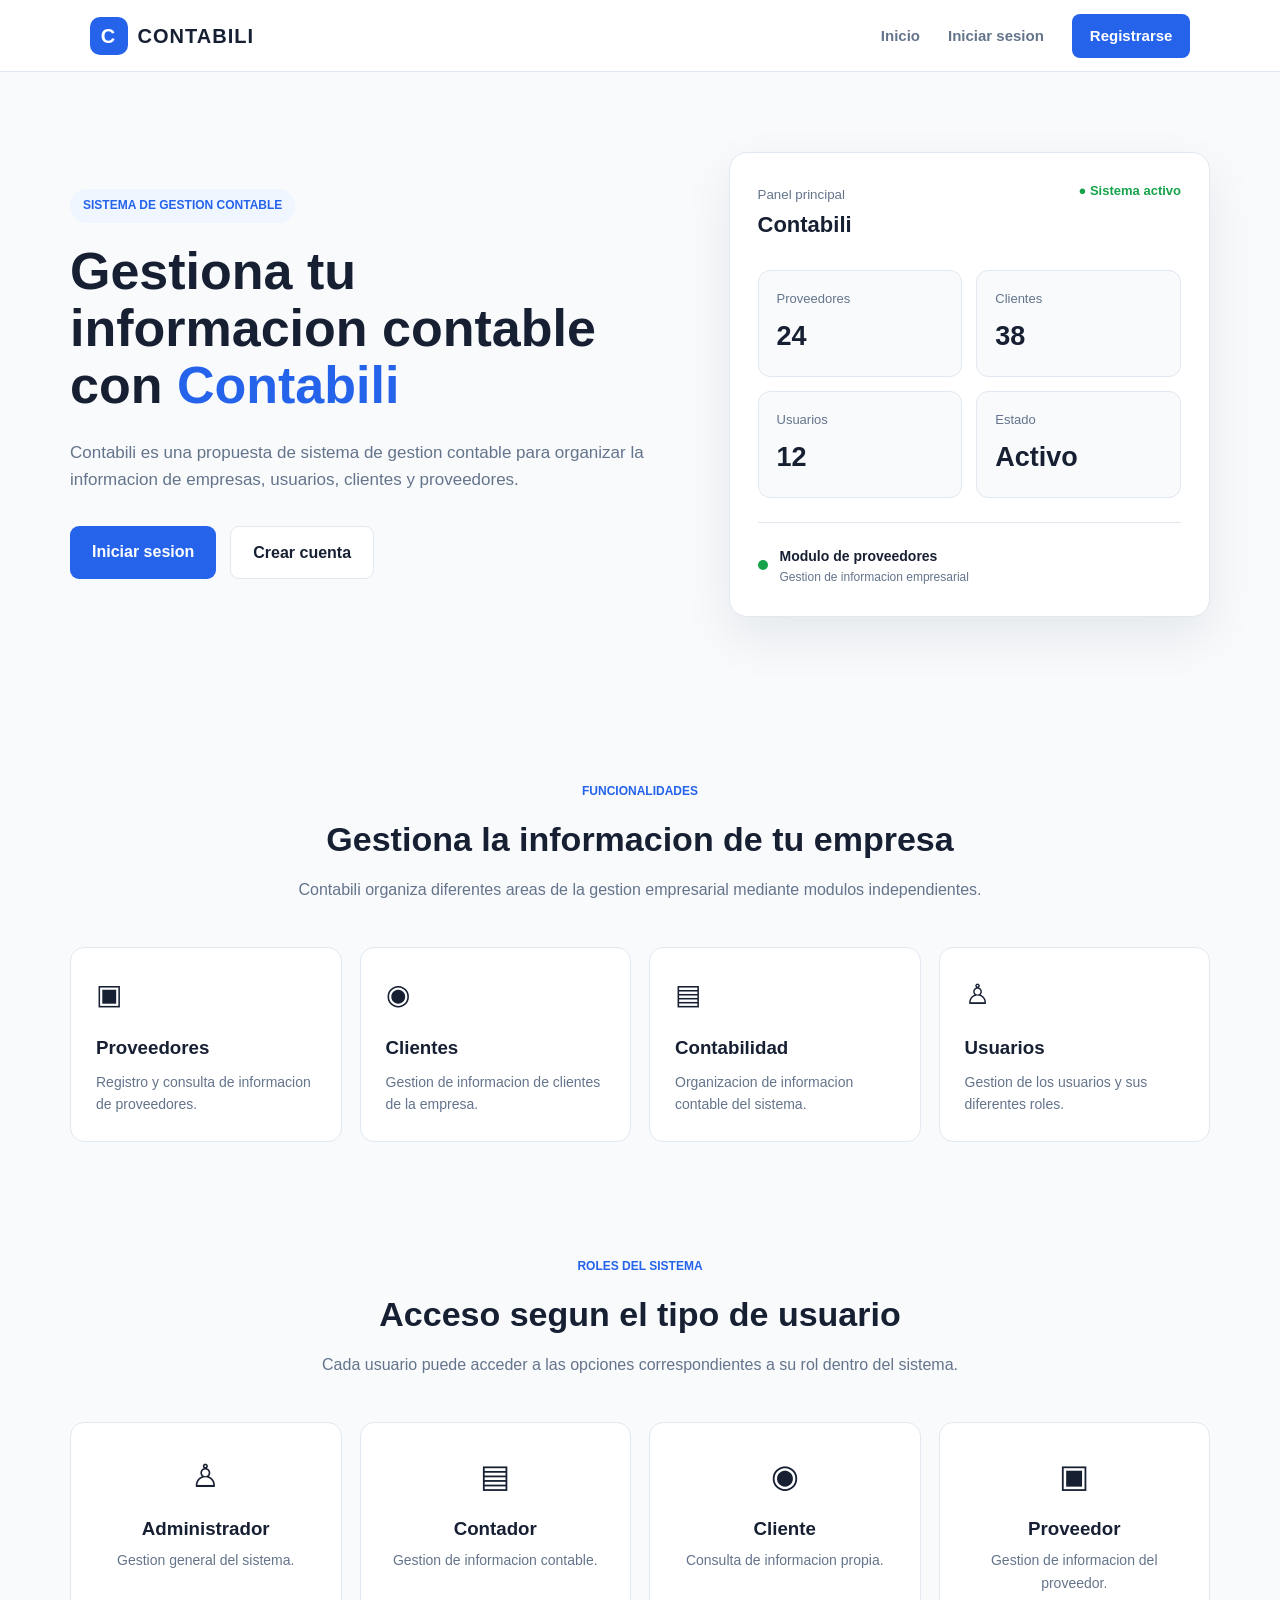
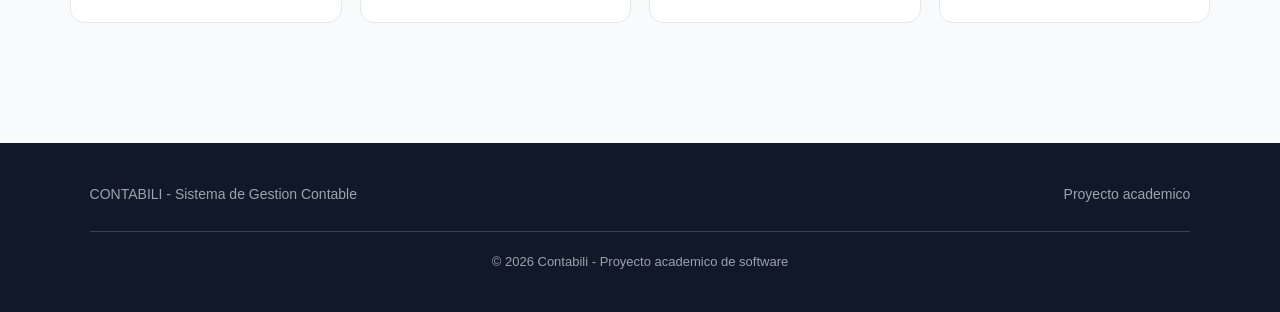
<file: index.html>
<!DOCTYPE html>
<html lang="es">
<head>
<meta charset="UTF-8">
<meta name="viewport" content="width=device-width, initial-scale=1.0">

<!-- # NOMBRE DE LA PAGINA -->
<title>Inicio | Contabili</title>

<!-- # CONEXION CON EL ARCHIVO CSS -->
<link rel="stylesheet" href="estilos.css">
</head>

<body>

<!-- # ENCABEZADO PRINCIPAL DE CONTABILI -->
<header class="navbar">

<!-- # LOGOTIPO -->
<div class="logo">
<span class="logo-icon">C</span>
<span>CONTABILI</span>
</div>

<!-- # MENU PRINCIPAL -->
<nav>

<a href="index.html">Inicio</a>

<a href="login.html">Iniciar sesion</a>

<a href="registro.html" class="btn-nav">Registrarse</a>

</nav>

</header>

<!-- # CONTENIDO PRINCIPAL -->
<main>

<!-- # SECCION DE PRESENTACION -->
<section class="hero">

<div class="hero-contenido">

<!-- # ETIQUETA DEL SISTEMA -->
<span class="etiqueta">SISTEMA DE GESTION CONTABLE</span>

<!-- # TITULO PRINCIPAL -->
<h1>
Gestiona tu informacion contable con <span>Contabili</span>
</h1>

<!-- # DESCRIPCION -->
<p>
Contabili es una propuesta de sistema de gestion contable
para organizar la informacion de empresas, usuarios,
clientes y proveedores.
</p>

<!-- # BOTONES DE NAVEGACION -->
<div class="hero-botones">

<a href="login.html" class="btn-principal">
Iniciar sesion
</a>

<a href="registro.html" class="btn-secundario">
Crear cuenta
</a>

</div>

</div>

<!-- # TARJETA DE INFORMACION -->
<div class="hero-card">

<div class="card-header">

<div>
<small>Panel principal</small>
<h3>Contabili</h3>
</div>

<span class="estado">● Sistema activo</span>

</div>

<!-- # RESUMEN DEL SISTEMA -->
<div class="resumen-grid">

<div class="resumen-item">
<span>Proveedores</span>
<strong>24</strong>
</div>

<div class="resumen-item">
<span>Clientes</span>
<strong>38</strong>
</div>

<div class="resumen-item">
<span>Usuarios</span>
<strong>12</strong>
</div>

<div class="resumen-item">
<span>Estado</span>
<strong>Activo</strong>
</div>

</div>

<!-- # ACTIVIDAD DEL SISTEMA -->
<div class="actividad">

<span class="actividad-linea"></span>

<div>
<strong>Modulo de proveedores</strong>
<p>Gestion de informacion empresarial</p>
</div>

</div>

</div>

</section>

<!-- # SECCION DE FUNCIONALIDADES -->
<section class="caracteristicas">

<div class="seccion-titulo">

<span>FUNCIONALIDADES</span>

<h2>Gestiona la informacion de tu empresa</h2>

<p>
Contabili organiza diferentes areas de la gestion empresarial
mediante modulos independientes.
</p>

</div>

<div class="cards">

<!-- # TARJETA DE PROVEEDORES -->
<div class="card">

<div class="icono">▣</div>

<h3>Proveedores</h3>

<p>
Registro y consulta de informacion de proveedores.
</p>

</div>

<!-- # TARJETA DE CLIENTES -->
<div class="card">

<div class="icono">◉</div>

<h3>Clientes</h3>

<p>
Gestion de informacion de clientes de la empresa.
</p>

</div>

<!-- # TARJETA DE CONTABILIDAD -->
<div class="card">

<div class="icono">▤</div>

<h3>Contabilidad</h3>

<p>
Organizacion de informacion contable del sistema.
</p>

</div>

<!-- # TARJETA DE USUARIOS -->
<div class="card">

<div class="icono">♙</div>

<h3>Usuarios</h3>

<p>
Gestion de los usuarios y sus diferentes roles.
</p>

</div>

</div>

</section>

<!-- # SECCION DE ROLES -->
<section class="roles">

<div class="seccion-titulo">

<span>ROLES DEL SISTEMA</span>

<h2>Acceso segun el tipo de usuario</h2>

<p>
Cada usuario puede acceder a las opciones correspondientes
a su rol dentro del sistema.
</p>

</div>

<div class="roles-grid">

<!-- # ROL ADMINISTRADOR -->
<div class="rol">

<span>♙</span>

<h3>Administrador</h3>

<p>
Gestion general del sistema.
</p>

</div>

<!-- # ROL CONTADOR -->
<div class="rol">

<span>▤</span>

<h3>Contador</h3>

<p>
Gestion de informacion contable.
</p>

</div>

<!-- # ROL CLIENTE -->
<div class="rol">

<span>◉</span>

<h3>Cliente</h3>

<p>
Consulta de informacion propia.
</p>

</div>

<!-- # ROL PROVEEDOR -->
<div class="rol">

<span>▣</span>

<h3>Proveedor</h3>

<p>
Gestion de informacion del proveedor.
</p>

</div>

</div>

</section>

</main>

<!-- # PIE DE PAGINA -->
<footer>

<div class="footer-contenido">

<p>
CONTABILI - Sistema de Gestion Contable
</p>

<p>
Proyecto academico
</p>

</div>

<div class="footer-bottom">

<p>
© 2026 Contabili - Proyecto academico de software
</p>

</div>

</footer>

</body>
</html>
</file>
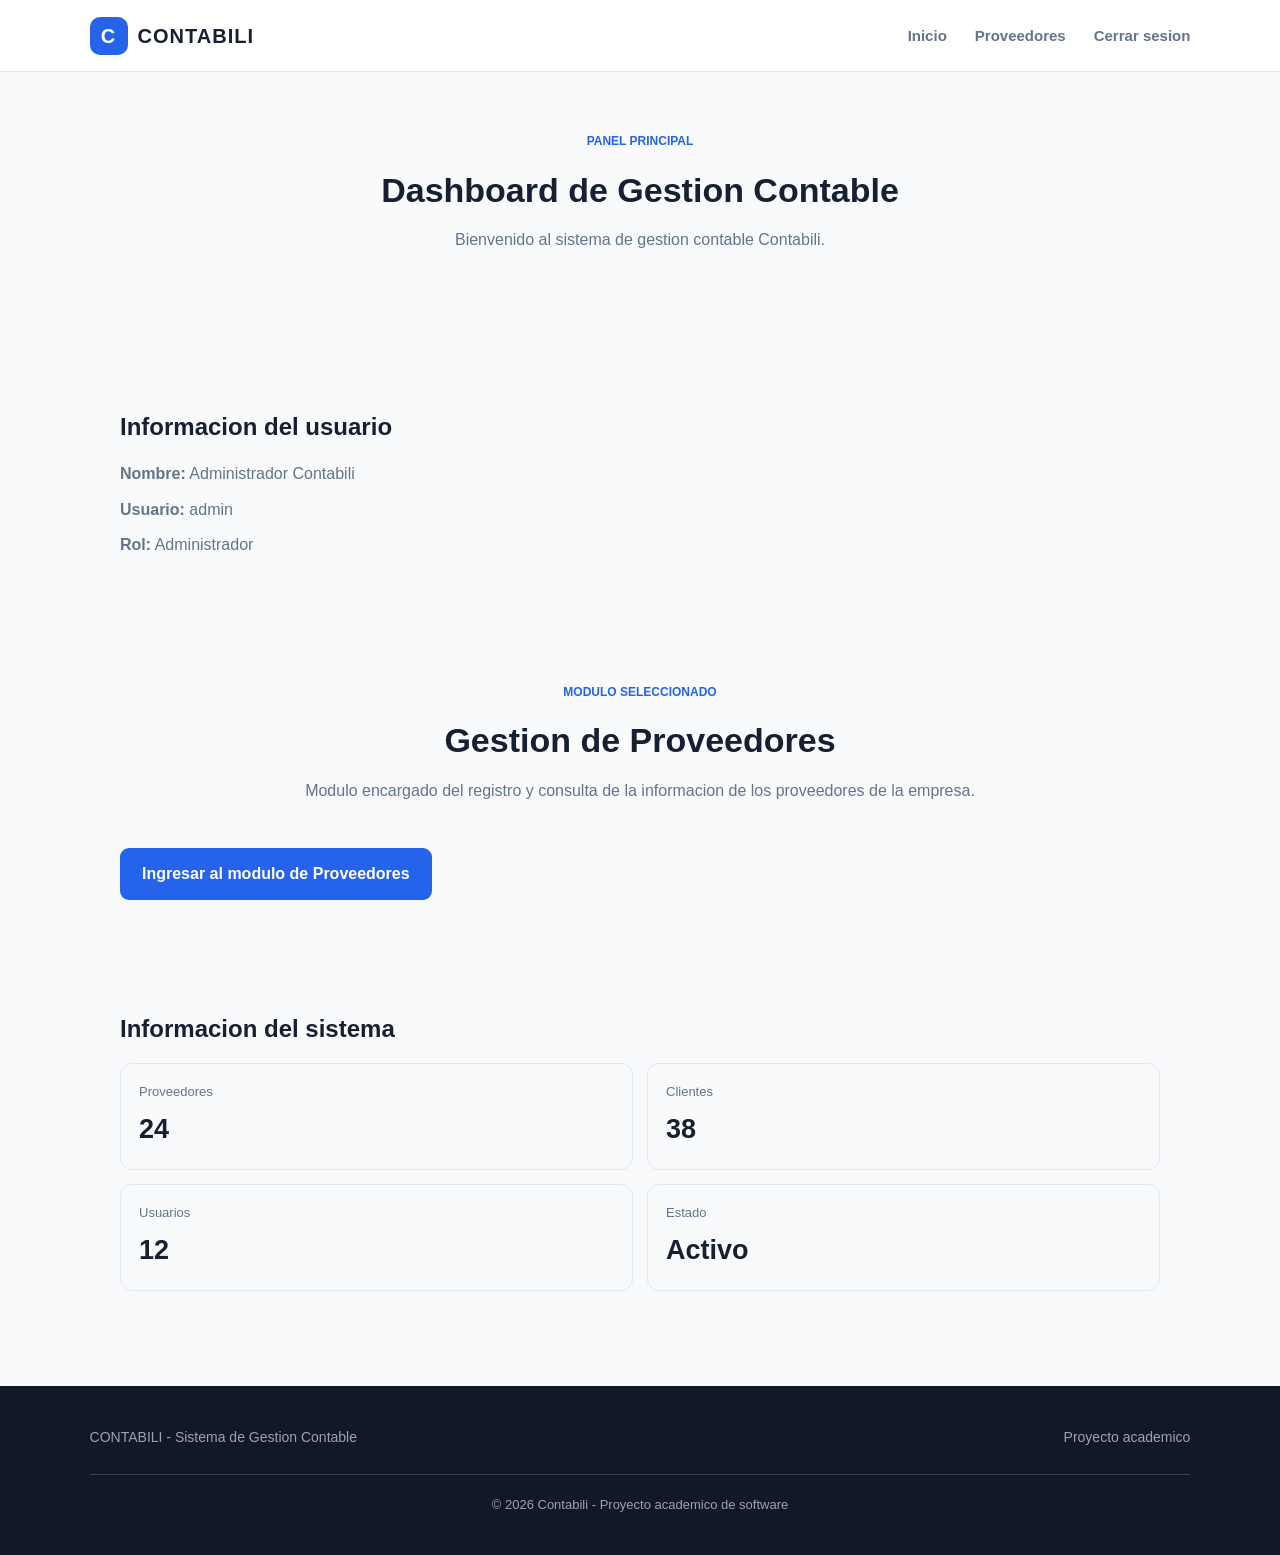
<file: dashboard.html>
<!DOCTYPE html>
<html lang="es">
<head>
<meta charset="UTF-8">
<meta name="viewport" content="width=device-width, initial-scale=1.0">

<!-- # TITULO DE LA PAGINA -->
<title>Dashboard | Contabili</title>

<!-- # CONEXION CON EL ARCHIVO CSS -->
<link rel="stylesheet" href="estilos.css">
</head>

<body>

<!-- # ENCABEZADO PRINCIPAL -->
<header class="navbar">

<!-- # LOGOTIPO DE CONTABILI -->
<div class="logo">

<span class="logo-icon">C</span>

<span>CONTABILI</span>

</div>

<!-- # MENU DEL DASHBOARD -->
<nav>

<a href="dashboard.html">Inicio</a>

<a href="proveedores.html">Proveedores</a>

<a href="login.html">Cerrar sesion</a>

</nav>

</header>

<!-- # CONTENIDO PRINCIPAL DEL DASHBOARD -->
<main>

<!-- # TITULO DEL DASHBOARD -->
<section>

<div class="seccion-titulo">

<span>PANEL PRINCIPAL</span>

<h2>Dashboard de Gestion Contable</h2>

<p>
Bienvenido al sistema de gestion contable Contabili.
</p>

</div>

</section>

<!-- # INFORMACION DEL USUARIO -->
<section>

<h2>Informacion del usuario</h2>

<p>
<strong>Nombre:</strong> Administrador Contabili
</p>

<p>
<strong>Usuario:</strong> admin
</p>

<p>
<strong>Rol:</strong> Administrador
</p>

</section>

<!-- # MODULO DE PROVEEDORES -->
<section>

<div class="seccion-titulo">

<span>MODULO SELECCIONADO</span>

<h2>Gestion de Proveedores</h2>

<p>
Modulo encargado del registro y consulta de la informacion
de los proveedores de la empresa.
</p>

</div>

<!-- # BOTON PARA ENTRAR AL MODULO -->
<a href="proveedores.html" class="btn-principal">
Ingresar al modulo de Proveedores
</a>

</section>

<!-- # INFORMACION GENERAL DEL SISTEMA -->
<section>

<h2>Informacion del sistema</h2>

<div class="resumen-grid">

<!-- # INFORMACION DE PROVEEDORES -->
<div class="resumen-item">

<span>Proveedores</span>

<strong>24</strong>

</div>

<!-- # INFORMACION DE CLIENTES -->
<div class="resumen-item">

<span>Clientes</span>

<strong>38</strong>

</div>

<!-- # INFORMACION DE USUARIOS -->
<div class="resumen-item">

<span>Usuarios</span>

<strong>12</strong>

</div>

<!-- # ESTADO DEL SISTEMA -->
<div class="resumen-item">

<span>Estado</span>

<strong>Activo</strong>

</div>

</div>

</section>

</main>

<!-- # PIE DE PAGINA -->
<footer>

<div class="footer-contenido">

<p>
CONTABILI - Sistema de Gestion Contable
</p>

<p>
Proyecto academico
</p>

</div>

<div class="footer-bottom">

<p>
© 2026 Contabili - Proyecto academico de software
</p>

</div>

</footer>

</body>
</html>
</file>
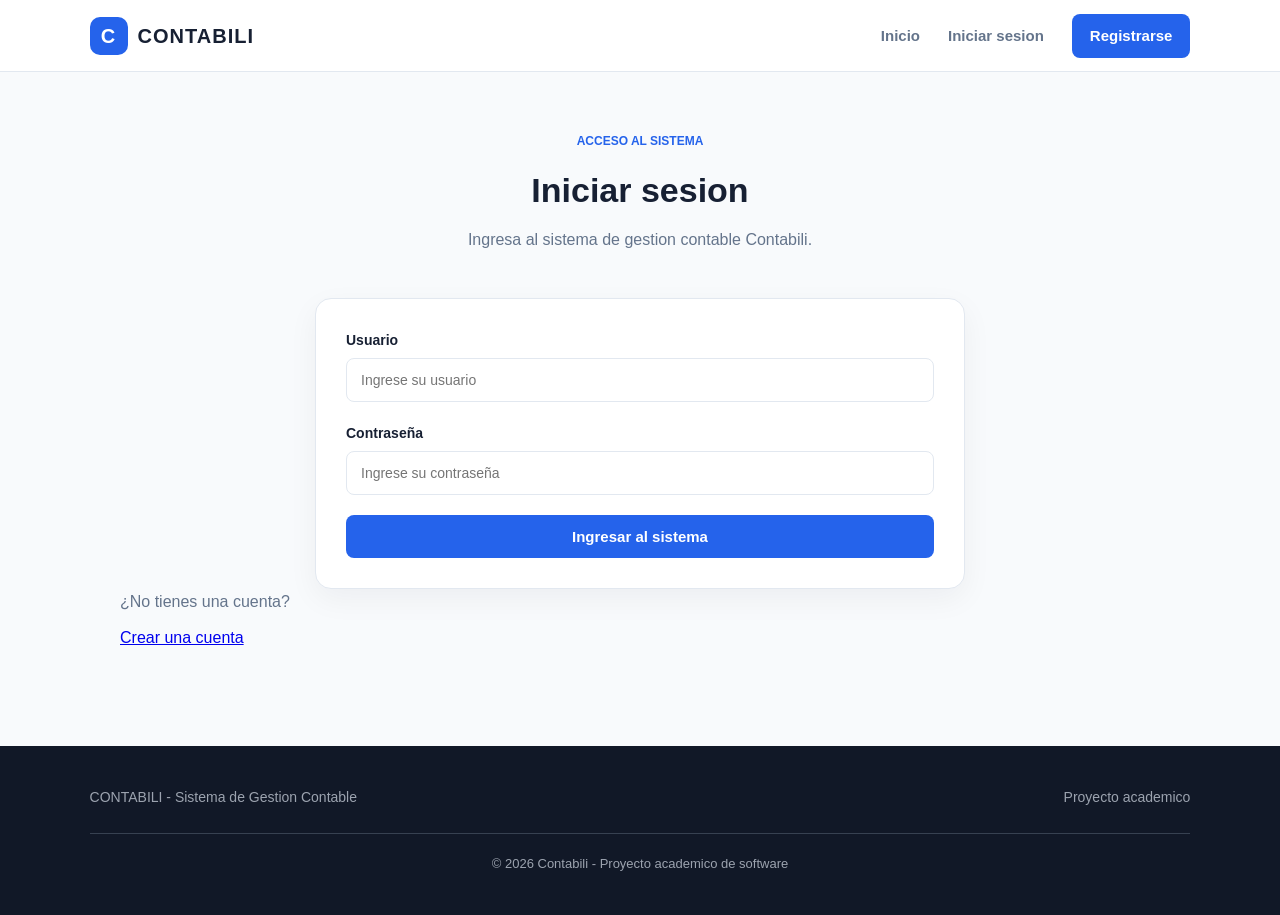
<file: login.html>
<!DOCTYPE html>
<html lang="es">
<head>
<meta charset="UTF-8">
<meta name="viewport" content="width=device-width, initial-scale=1.0">

<!-- # TITULO DE LA PAGINA -->
<title>Iniciar sesion | Contabili</title>

<!-- # CONEXION CON EL ARCHIVO CSS -->
<link rel="stylesheet" href="estilos.css">
</head>

<body>

<!-- # ENCABEZADO PRINCIPAL -->
<header class="navbar">

<!-- # LOGOTIPO DE CONTABILI -->
<div class="logo">

<span class="logo-icon">C</span>

<span>CONTABILI</span>

</div>

<!-- # MENU DE NAVEGACION -->
<nav>

<a href="index.html">Inicio</a>

<a href="login.html">Iniciar sesion</a>

<a href="registro.html" class="btn-nav">Registrarse</a>

</nav>

</header>

<!-- # CONTENIDO PRINCIPAL -->
<main>

<!-- # SECCION DE INICIO DE SESION -->
<section>

<div class="seccion-titulo">

<span>ACCESO AL SISTEMA</span>

<h2>Iniciar sesion</h2>

<p>
Ingresa al sistema de gestion contable Contabili.
</p>

</div>

<!-- # FORMULARIO DE INICIO DE SESION -->
<form action="dashboard.html" method="get">

<!-- # CAMPO DE USUARIO -->
<label for="usuario">
Usuario
</label>

<input
type="text"
id="usuario"
name="usuario"
placeholder="Ingrese su usuario"
required
>

<!-- # CAMPO DE CONTRASEÑA -->
<label for="password">
Contraseña
</label>

<input
type="password"
id="password"
name="password"
placeholder="Ingrese su contraseña"
required
>

<!-- # BOTON PARA INGRESAR -->
<button type="submit">
Ingresar al sistema
</button>

</form>

<!-- # ENLACE PARA CREAR UNA CUENTA -->
<p>
¿No tienes una cuenta?
</p>

<a href="registro.html">
Crear una cuenta
</a>

</section>

</main>

<!-- # PIE DE PAGINA -->
<footer>

<div class="footer-contenido">

<p>
CONTABILI - Sistema de Gestion Contable
</p>

<p>
Proyecto academico
</p>

</div>

<div class="footer-bottom">

<p>
© 2026 Contabili - Proyecto academico de software
</p>

</div>

</footer>

</body>
</html>
</file>
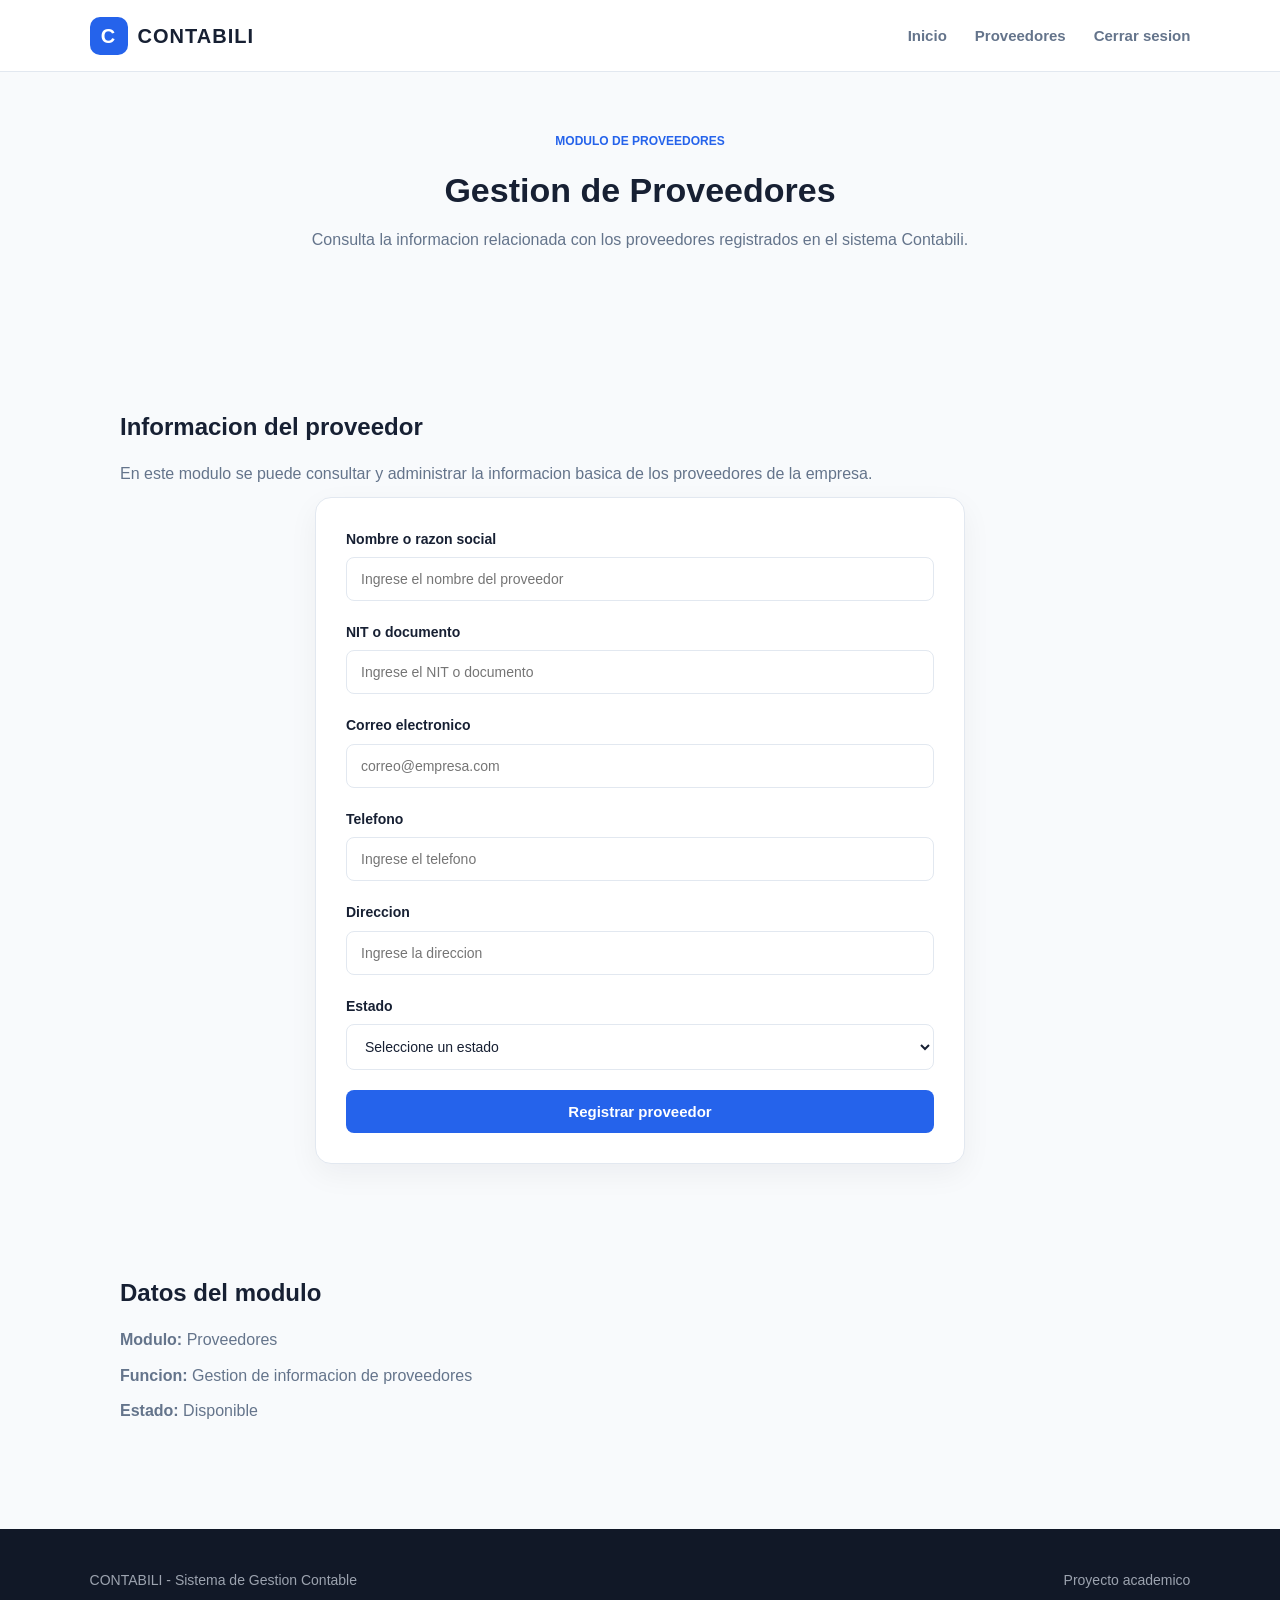
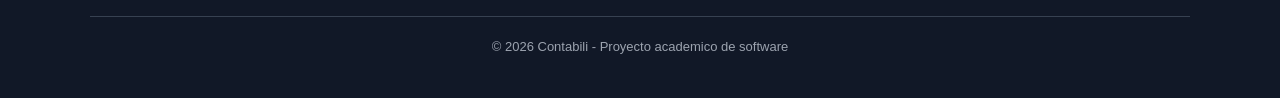
<file: proveedores.html>
<!DOCTYPE html>
<html lang="es">
<head>
<meta charset="UTF-8">
<meta name="viewport" content="width=device-width, initial-scale=1.0">

<!-- # TITULO DE LA PAGINA -->
<title>Proveedores | Contabili</title>

<!-- # CONEXION CON EL ARCHIVO CSS -->
<link rel="stylesheet" href="estilos.css">
</head>

<body>

<!-- # ENCABEZADO PRINCIPAL -->
<header class="navbar">

<!-- # LOGOTIPO DE CONTABILI -->
<div class="logo">

<span class="logo-icon">C</span>

<span>CONTABILI</span>

</div>

<!-- # MENU DEL MODULO -->
<nav>

<a href="dashboard.html">Inicio</a>

<a href="proveedores.html">Proveedores</a>

<a href="login.html">Cerrar sesion</a>

</nav>

</header>

<!-- # CONTENIDO PRINCIPAL -->
<main>

<!-- # PRESENTACION DEL MODULO -->
<section>

<div class="seccion-titulo">

<span>MODULO DE PROVEEDORES</span>

<h2>Gestion de Proveedores</h2>

<p>
Consulta la informacion relacionada con los proveedores
registrados en el sistema Contabili.
</p>

</div>

</section>

<!-- # INFORMACION DEL PROVEEDOR -->
<section>

<h2>Informacion del proveedor</h2>

<p>
En este modulo se puede consultar y administrar la informacion
basica de los proveedores de la empresa.
</p>

<!-- # FORMULARIO VISUAL DEL PROVEEDOR -->
<form action="proveedores.html" method="get">

<!-- # NOMBRE DEL PROVEEDOR -->
<label for="nombreProveedor">
Nombre o razon social
</label>

<input
type="text"
id="nombreProveedor"
name="nombreProveedor"
placeholder="Ingrese el nombre del proveedor"
required
>

<!-- # NIT DEL PROVEEDOR -->
<label for="nitProveedor">
NIT o documento
</label>

<input
type="text"
id="nitProveedor"
name="nitProveedor"
placeholder="Ingrese el NIT o documento"
required
>

<!-- # CORREO DEL PROVEEDOR -->
<label for="correoProveedor">
Correo electronico
</label>

<input
type="email"
id="correoProveedor"
name="correoProveedor"
placeholder="correo@empresa.com"
required
>

<!-- # TELEFONO DEL PROVEEDOR -->
<label for="telefonoProveedor">
Telefono
</label>

<input
type="tel"
id="telefonoProveedor"
name="telefonoProveedor"
placeholder="Ingrese el telefono"
required
>

<!-- # DIRECCION DEL PROVEEDOR -->
<label for="direccionProveedor">
Direccion
</label>

<input
type="text"
id="direccionProveedor"
name="direccionProveedor"
placeholder="Ingrese la direccion"
required
>

<!-- # ESTADO DEL PROVEEDOR -->
<label for="estadoProveedor">
Estado
</label>

<select id="estadoProveedor" name="estadoProveedor">

<option value="">
Seleccione un estado
</option>

<option value="activo">
Activo
</option>

<option value="inactivo">
Inactivo
</option>

</select>

<!-- # BOTON DEL FORMULARIO -->
<button type="submit">
Registrar proveedor
</button>

</form>

</section>

<!-- # INFORMACION DEL MODULO -->
<section>

<h2>Datos del modulo</h2>

<p>
<strong>Modulo:</strong> Proveedores
</p>

<p>
<strong>Funcion:</strong> Gestion de informacion de proveedores
</p>

<p>
<strong>Estado:</strong> Disponible
</p>

</section>

</main>

<!-- # PIE DE PAGINA -->
<footer>

<div class="footer-contenido">

<p>
CONTABILI - Sistema de Gestion Contable
</p>

<p>
Proyecto academico
</p>

</div>

<div class="footer-bottom">

<p>
© 2026 Contabili - Proyecto academico de software
</p>

</div>

</footer>

</body>
</html>
</file>
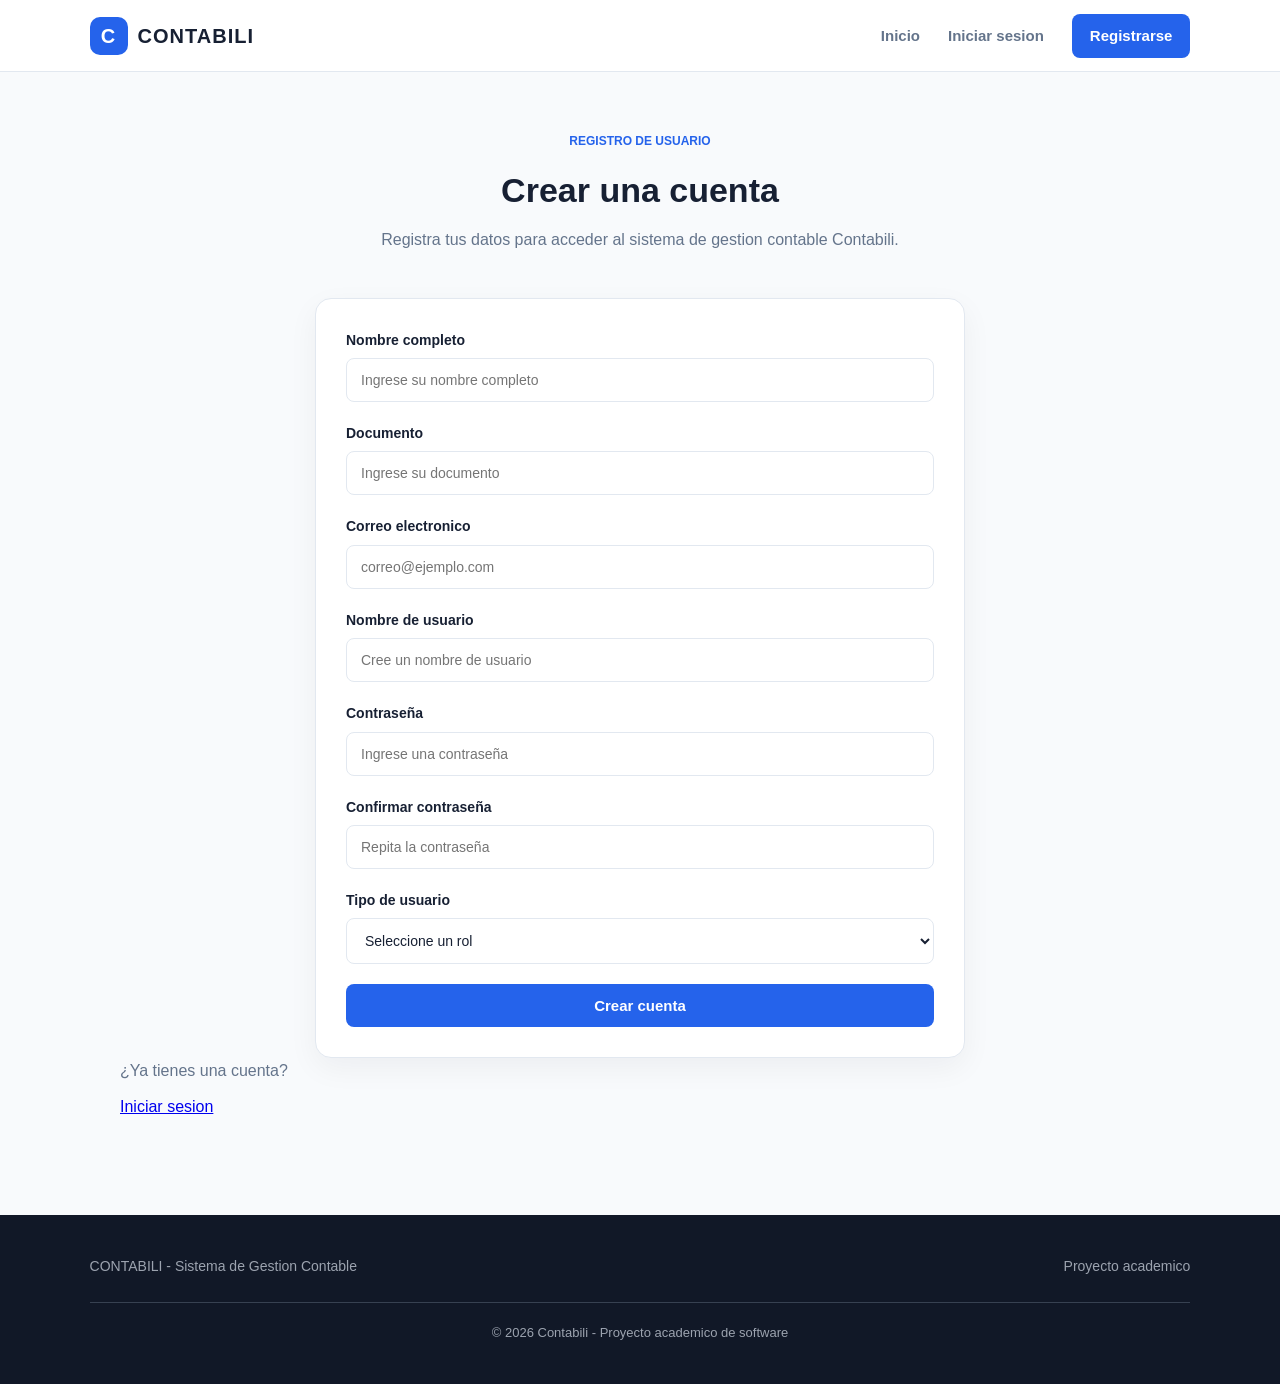
<file: registro.html>
<!DOCTYPE html>
<html lang="es">
<head>
<meta charset="UTF-8">
<meta name="viewport" content="width=device-width, initial-scale=1.0">

<!-- # TITULO DE LA PAGINA -->
<title>Registro | Contabili</title>

<!-- # CONEXION CON EL ARCHIVO CSS -->
<link rel="stylesheet" href="estilos.css">
</head>

<body>

<!-- # ENCABEZADO PRINCIPAL -->
<header class="navbar">

<!-- # LOGOTIPO DE CONTABILI -->
<div class="logo">

<span class="logo-icon">C</span>

<span>CONTABILI</span>

</div>

<!-- # MENU DE NAVEGACION -->
<nav>

<a href="index.html">Inicio</a>

<a href="login.html">Iniciar sesion</a>

<a href="registro.html" class="btn-nav">Registrarse</a>

</nav>

</header>

<!-- # CONTENIDO PRINCIPAL -->
<main>

<!-- # SECCION DE REGISTRO -->
<section>

<div class="seccion-titulo">

<span>REGISTRO DE USUARIO</span>

<h2>Crear una cuenta</h2>

<p>
Registra tus datos para acceder al sistema de gestion contable Contabili.
</p>

</div>

<!-- # FORMULARIO DE REGISTRO -->
<form action="login.html" method="get">

<!-- # NOMBRE COMPLETO -->
<label for="nombre">
Nombre completo
</label>

<input
type="text"
id="nombre"
name="nombre"
placeholder="Ingrese su nombre completo"
required
>

<!-- # DOCUMENTO -->
<label for="documento">
Documento
</label>

<input
type="text"
id="documento"
name="documento"
placeholder="Ingrese su documento"
required
>

<!-- # CORREO ELECTRONICO -->
<label for="correo">
Correo electronico
</label>

<input
type="email"
id="correo"
name="correo"
placeholder="correo@ejemplo.com"
required
>

<!-- # NOMBRE DE USUARIO -->
<label for="usuario">
Nombre de usuario
</label>

<input
type="text"
id="usuario"
name="usuario"
placeholder="Cree un nombre de usuario"
required
>

<!-- # CONTRASEÑA -->
<label for="password">
Contraseña
</label>

<input
type="password"
id="password"
name="password"
placeholder="Ingrese una contraseña"
required
>

<!-- # CONFIRMACION DE CONTRASEÑA -->
<label for="confirmPassword">
Confirmar contraseña
</label>

<input
type="password"
id="confirmPassword"
name="confirmPassword"
placeholder="Repita la contraseña"
required
>

<!-- # SELECCION DEL ROL -->
<label for="rol">
Tipo de usuario
</label>

<select id="rol" name="rol" required>

<option value="">
Seleccione un rol
</option>

<option value="administrador">
Administrador
</option>

<option value="contador">
Contador
</option>

<option value="usuario">
Usuario
</option>

<option value="cliente">
Cliente
</option>

<option value="proveedor">
Proveedor
</option>

</select>

<!-- # BOTON DE REGISTRO -->
<button type="submit">
Crear cuenta
</button>

</form>

<!-- # ENLACE PARA VOLVER AL LOGIN -->
<p>
¿Ya tienes una cuenta?
</p>

<a href="login.html">
Iniciar sesion
</a>

</section>

</main>

<!-- # PIE DE PAGINA -->
<footer>

<div class="footer-contenido">

<p>
CONTABILI - Sistema de Gestion Contable
</p>

<p>
Proyecto academico
</p>

</div>

<div class="footer-bottom">

<p>
© 2026 Contabili - Proyecto academico de software
</p>

</div>

</footer>

</body>
</html>
</file>
<file: estilos.css>
/* # ========================================
# CONTABILI
# HOJA DE ESTILOS PRINCIPAL
# ======================================== */

/* # CONFIGURACION GENERAL */

* {
margin: 0;
padding: 0;
box-sizing: border-box;
}

/* # VARIABLES DE COLORES */

:root {
--principal: #2563eb;
--principal-oscuro: #1d4ed8;
--texto: #172033;
--texto-suave: #64748b;
--fondo: #f8fafc;
--blanco: #ffffff;
--borde: #e2e8f0;
--verde: #16a34a;
--rojo: #dc2626;
}

/* # CONFIGURACION DEL CUERPO */

body {
font-family: Arial, Helvetica, sans-serif;
background: var(--fondo);
color: var(--texto);
line-height: 1.6;
}

/* # ========================================
# BARRA DE NAVEGACION
# ======================================== */

.navbar {
width: 100%;
min-height: 72px;
background: var(--blanco);
border-bottom: 1px solid var(--borde);
display: flex;
align-items: center;
justify-content: space-between;
padding: 0 7%;
}

/* # LOGOTIPO */

.logo {
display: flex;
align-items: center;
gap: 10px;
font-size: 20px;
font-weight: 800;
letter-spacing: 1px;
}

/* # ICONO DEL LOGOTIPO */

.logo-icon {
width: 38px;
height: 38px;
display: flex;
align-items: center;
justify-content: center;
background: var(--principal);
color: var(--blanco);
border-radius: 10px;
font-weight: 800;
}

/* # MENU DE NAVEGACION */

.navbar nav {
display: flex;
align-items: center;
gap: 28px;
}

/* # ENLACES DEL MENU */

.navbar nav a {
text-decoration: none;
color: var(--texto-suave);
font-size: 15px;
font-weight: 600;
}

/* # EFECTO DE LOS ENLACES */

.navbar nav a:hover {
color: var(--principal);
}

/* # BOTON DE REGISTRO */

.btn-nav {
background: var(--principal);
color: var(--blanco) !important;
padding: 10px 18px;
border-radius: 8px;
}

/* # EFECTO DEL BOTON DE REGISTRO */

.btn-nav:hover {
background: var(--principal-oscuro);
}

/* # ========================================
# CONTENIDO GENERAL
# ======================================== */

main {
width: 100%;
}

/* # SECCIONES GENERALES */

main > section {
max-width: 1100px;
margin: 0 auto;
padding: 55px 30px;
}

/* # ========================================
# PAGINA PRINCIPAL
# ======================================== */

.hero {
max-width: 1200px;
margin: auto;
min-height: 600px;
padding: 80px 30px;
display: grid;
grid-template-columns: 1.1fr 0.9fr;
align-items: center;
gap: 70px;
}

/* # CONTENIDO DEL HERO */

.hero-contenido {
max-width: 650px;
}

/* # ETIQUETA PRINCIPAL */

.etiqueta {
display: inline-block;
color: var(--principal);
background: #eff6ff;
padding: 7px 13px;
border-radius: 20px;
font-size: 12px;
font-weight: 800;
margin-bottom: 20px;
}

/* # TITULO PRINCIPAL */

.hero h1 {
font-size: 52px;
line-height: 1.1;
margin-bottom: 25px;
}

/* # PALABRA DESTACADA */

.hero h1 span {
color: var(--principal);
}

/* # TEXTO PRINCIPAL */

.hero p {
max-width: 600px;
color: var(--texto-suave);
font-size: 17px;
margin-bottom: 32px;
}

/* # BOTONES DEL HERO */

.hero-botones {
display: flex;
gap: 14px;
}

/* # BOTONES GENERALES */

.btn-principal,
.btn-secundario {
display: inline-block;
text-decoration: none;
padding: 13px 22px;
border-radius: 9px;
font-weight: 700;
cursor: pointer;
}

/* # BOTON PRINCIPAL */

.btn-principal {
background: var(--principal);
color: var(--blanco);
}

/* # EFECTO DEL BOTON PRINCIPAL */

.btn-principal:hover {
background: var(--principal-oscuro);
}

/* # BOTON SECUNDARIO */

.btn-secundario {
background: var(--blanco);
color: var(--texto);
border: 1px solid var(--borde);
}

/* # EFECTO DEL BOTON SECUNDARIO */

.btn-secundario:hover {
border-color: var(--principal);
color: var(--principal);
}

/* # ========================================
# TARJETA PRINCIPAL
# ======================================== */

.hero-card {
background: var(--blanco);
border: 1px solid var(--borde);
border-radius: 18px;
padding: 28px;
box-shadow: 0 20px 50px rgba(15, 23, 42, 0.08);
}

/* # ENCABEZADO DE LA TARJETA */

.card-header {
display: flex;
justify-content: space-between;
gap: 15px;
margin-bottom: 28px;
}

/* # TEXTO PEQUEÑO */

.card-header small {
color: var(--texto-suave);
}

/* # TITULO DE LA TARJETA */

.card-header h3 {
font-size: 22px;
}

/* # ESTADO */

.estado {
color: var(--verde);
font-size: 13px;
font-weight: bold;
}

/* # ========================================
# RESUMEN DE INFORMACION
# ======================================== */

.resumen-grid {
display: grid;
grid-template-columns: repeat(2, 1fr);
gap: 14px;
}

/* # ELEMENTO DEL RESUMEN */

.resumen-item {
background: var(--fondo);
border: 1px solid var(--borde);
padding: 18px;
border-radius: 12px;
}

/* # TEXTO DEL RESUMEN */

.resumen-item span {
display: block;
color: var(--texto-suave);
font-size: 13px;
margin-bottom: 5px;
}

/* # VALOR DEL RESUMEN */

.resumen-item strong {
font-size: 27px;
}

/* # ========================================
# ACTIVIDAD
# ======================================== */

.actividad {
display: flex;
align-items: center;
gap: 12px;
margin-top: 24px;
padding-top: 20px;
border-top: 1px solid var(--borde);
}

/* # INDICADOR DE ACTIVIDAD */

.actividad-linea {
width: 10px;
height: 10px;
border-radius: 50%;
background: var(--verde);
flex-shrink: 0;
}

/* # TITULO DE ACTIVIDAD */

.actividad strong {
font-size: 14px;
}

/* # TEXTO DE ACTIVIDAD */

.actividad p {
font-size: 12px;
margin: 0;
color: var(--texto-suave);
}

/* # ========================================
# TITULOS DE SECCION
# ======================================== */

.seccion-titulo {
text-align: center;
max-width: 700px;
margin: 0 auto 45px;
}

/* # ETIQUETA */

.seccion-titulo > span {
color: var(--principal);
font-size: 12px;
font-weight: 800;
}

/* # TITULO */

.seccion-titulo h2 {
font-size: 34px;
margin: 10px 0;
}

/* # DESCRIPCION */

.seccion-titulo p {
color: var(--texto-suave);
}

/* # ========================================
# TARJETAS DE FUNCIONALIDADES
# ======================================== */

.caracteristicas,
.roles {
max-width: 1200px;
margin: auto;
padding: 80px 30px;
}

/* # CONTENEDOR DE TARJETAS */

.cards {
display: grid;
grid-template-columns: repeat(4, 1fr);
gap: 18px;
}

/* # TARJETA */

.card {
background: var(--blanco);
border: 1px solid var(--borde);
padding: 25px;
border-radius: 14px;
transition: 0.2s;
}

/* # EFECTO DE TARJETA */

.card:hover {
transform: translateY(-4px);
box-shadow: 0 15px 30px rgba(15, 23, 42, 0.08);
}

/* # ICONO */

.icono {
font-size: 28px;
margin-bottom: 15px;
}

/* # TITULO DE TARJETA */

.card h3 {
margin-bottom: 8px;
}

/* # TEXTO DE TARJETA */

.card p {
color: var(--texto-suave);
font-size: 14px;
}

/* # ========================================
# ROLES
# ======================================== */

.roles {
padding-top: 30px;
}

/* # GRID DE ROLES */

.roles-grid {
display: grid;
grid-template-columns: repeat(4, 1fr);
gap: 18px;
}

/* # TARJETA DE ROL */

.rol {
text-align: center;
background: var(--blanco);
border: 1px solid var(--borde);
border-radius: 14px;
padding: 28px;
}

/* # ICONO DEL ROL */

.rol span {
font-size: 32px;
}

/* # TITULO DEL ROL */

.rol h3 {
margin: 12px 0 5px;
}

/* # TEXTO DEL ROL */

.rol p {
color: var(--texto-suave);
font-size: 14px;
}

/* # ========================================
# FORMULARIOS
# ======================================== */

form {
max-width: 650px;
margin: 0 auto;
background: var(--blanco);
border: 1px solid var(--borde);
border-radius: 16px;
padding: 30px;
box-shadow: 0 10px 30px rgba(15, 23, 42, 0.05);
}

/* # ETIQUETAS */

form label {
display: block;
margin-bottom: 7px;
font-size: 14px;
font-weight: 700;
color: var(--texto);
}

/* # CAMPOS */

form input,
form select {
width: 100%;
padding: 13px 14px;
margin-bottom: 20px;
border: 1px solid var(--borde);
border-radius: 8px;
background: var(--blanco);
color: var(--texto);
font-size: 14px;
outline: none;
}

/* # EFECTO DE LOS CAMPOS */

form input:focus,
form select:focus {
border-color: var(--principal);
box-shadow: 0 0 0 3px rgba(37, 99, 235, 0.1);
}

/* # BOTON DEL FORMULARIO */

form button {
width: 100%;
padding: 13px;
border: none;
border-radius: 8px;
background: var(--principal);
color: var(--blanco);
font-size: 15px;
font-weight: 700;
cursor: pointer;
}

/* # EFECTO DEL BOTON */

form button:hover {
background: var(--principal-oscuro);
}

/* # ========================================
# INFORMACION DEL DASHBOARD
# ======================================== */

main > section > h2 {
margin-bottom: 15px;
}

/* # PARRAFOS DEL DASHBOARD */

main > section > p {
color: var(--texto-suave);
margin-bottom: 10px;
}

/* # ========================================
# TABLAS
# ======================================== */

table {
width: 100%;
border-collapse: collapse;
background: var(--blanco);
border: 1px solid var(--borde);
border-radius: 10px;
overflow: hidden;
margin-top: 25px;
}

/* # ENCABEZADO DE TABLA */

table th {
background: #eff6ff;
color: var(--texto);
font-size: 14px;
text-align: left;
padding: 15px;
border-bottom: 1px solid var(--borde);
}

/* # CELDAS */

table td {
padding: 15px;
font-size: 14px;
border-bottom: 1px solid var(--borde);
color: var(--texto-suave);
}

/* # ULTIMA FILA */

table tr:last-child td {
border-bottom: none;
}

/* # ========================================
# PIE DE PAGINA
# ======================================== */

footer {
background: #111827;
color: var(--blanco);
margin-top: 40px;
padding: 40px 7%;
}

/* # CONTENIDO DEL FOOTER */

.footer-contenido {
display: flex;
align-items: center;
justify-content: space-between;
padding-bottom: 25px;
border-bottom: 1px solid #374151;
}

/* # TEXTO DEL FOOTER */

.footer-contenido p {
color: #9ca3af;
font-size: 14px;
}

/* # PARTE INFERIOR */

.footer-bottom {
padding-top: 20px;
color: #9ca3af;
font-size: 13px;
text-align: center;
}

/* # ========================================
# DISEÑO RESPONSIVE
# ======================================== */

/* # TABLET */

@media (max-width: 900px) {

.hero {
grid-template-columns: 1fr;
text-align: center;
}

.hero p {
margin-left: auto;
margin-right: auto;
}

.hero-botones {
justify-content: center;
}

.cards,
.roles-grid {
grid-template-columns: 1fr 1fr;
}

}

/* # CELULARES */

@media (max-width: 600px) {

.navbar {
padding: 15px 20px;
flex-direction: column;
gap: 15px;
}

.navbar nav {
gap: 12px;
flex-wrap: wrap;
justify-content: center;
}

.hero {
padding: 50px 20px;
}

.hero h1 {
font-size: 38px;
}

.hero-botones {
flex-direction: column;
}

.cards,
.roles-grid {
grid-template-columns: 1fr;
}

.caracteristicas,
.roles {
padding: 50px 20px;
}

main > section {
padding: 45px 20px;
}

.seccion-titulo h2 {
font-size: 28px;
}

form {
padding: 22px;
}

table {
display: block;
overflow-x: auto;
white-space: nowrap;
}

.footer-contenido {
flex-direction: column;
gap: 10px;
text-align: center;
}

}
</file>
